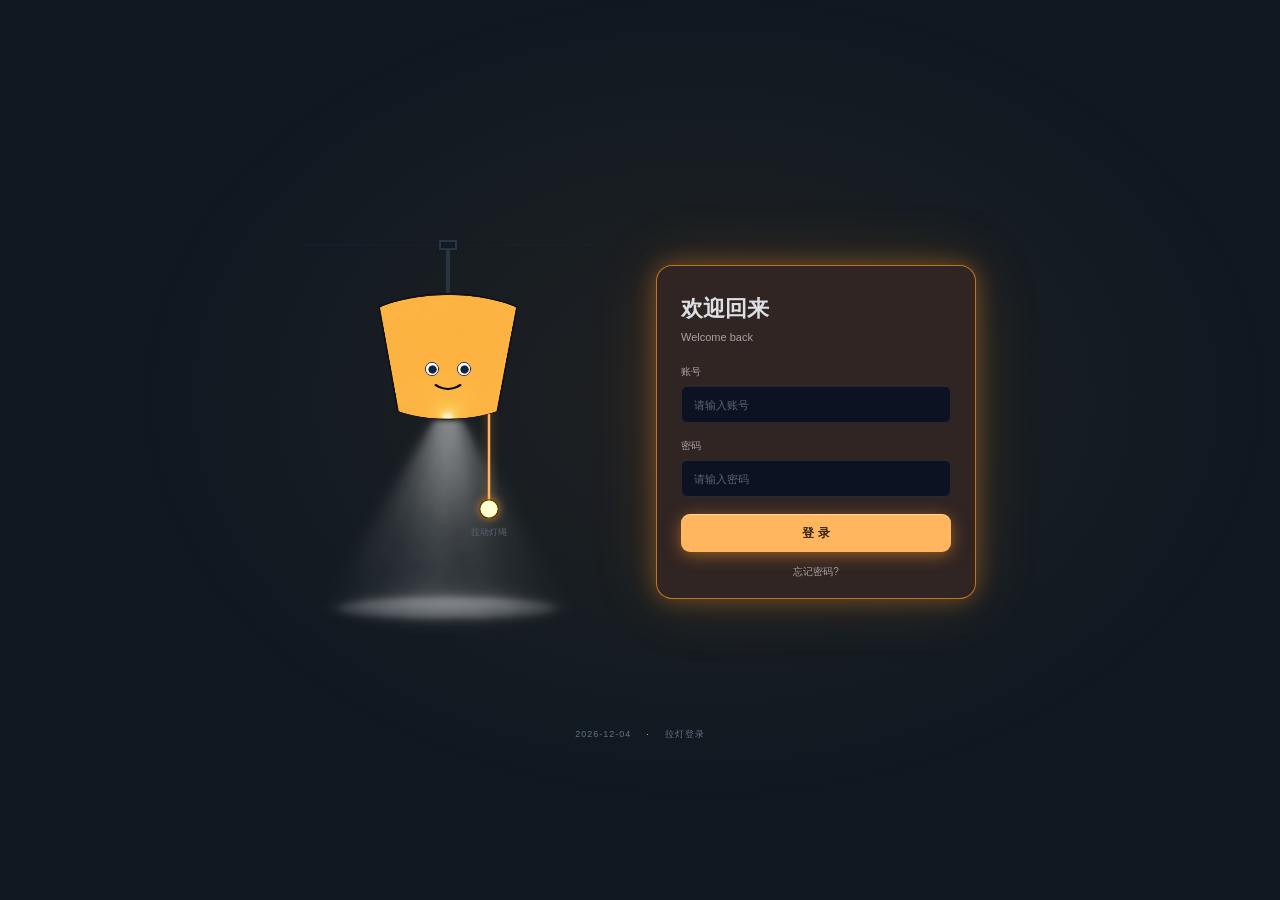
<file: index.html>
<!doctype html>
<html lang="zh-CN" data-theme="warm" data-on="true">
<head>
  <meta charset="UTF-8">
  <meta name="viewport" content="width=device-width,initial-scale=1">
  <title>欢迎回来 · 拉灯登录</title>
  <link rel="stylesheet" href="style.css">
</head>
<body>
  <main class="scene">
    <div class="lamp-stage" aria-label="会跟随鼠标的小灯">
      <svg class="suspension" viewBox="0 0 330 390" aria-hidden="true">
        <!-- Cord elements retained from the original project's SVG. -->
        <line x1="24" y1="24" x2="310" y2="24" stroke="currentColor" stroke-width="1" opacity=".3"/>
        <line x1="166" y1="24" x2="166" y2="83" stroke="currentColor" stroke-width="4"/>
        <rect x="158" y="20" width="16" height="8" fill="#111827" stroke="currentColor" stroke-width="2"/>
      </svg>
      <img class="light-beam" src="assets/light-beam.png" alt="" draggable="false">
      <svg class="cord-svg" viewBox="0 0 330 390" aria-hidden="true">
        <path class="cord" d="M207 178 Q207 228 207 288" fill="none" stroke="currentColor" stroke-width="2.5"/>
      </svg>
      <div class="shade-motion">
        <img class="shade" src="assets/lamp-shade.png" alt="" draggable="false">
        <div class="face" aria-hidden="true">
          <div class="eye"><img class="eyeball" src="assets/eye-white.svg" alt=""><img class="pupil" src="assets/eye-pupil.svg" alt=""><img class="eyebrow" src="assets/minus.svg" alt=""></div>
          <div class="eye"><img class="eyeball" src="assets/eye-white.svg" alt=""><img class="pupil" src="assets/eye-pupil.svg" alt=""><img class="eyebrow" src="assets/minus.svg" alt=""></div>
          <img class="mouth" src="assets/mouth.svg" alt="">
        </div>
      </div>
      <button class="pull-handle" id="pull-handle" aria-label="拉动灯绳，关闭灯光" aria-pressed="true" title="向下拉动，或点击切换灯光">
        <img src="assets/eye-white.svg" alt="" draggable="false">
      </button>
      <p class="pull-hint">拉动灯绳</p>
    </div>
    <section class="login-card" aria-labelledby="welcome-title">
      <h1 id="welcome-title">欢迎回来</h1>
      <p class="subtitle">Welcome back</p>
      <form id="login-form" novalidate>
        <label for="username">账号</label>
        <input id="username" name="username" placeholder="请输入账号" autocomplete="username" required>
        <label for="password">密码</label>
        <input id="password" name="password" type="password" placeholder="请输入密码" autocomplete="current-password" required>
        <button class="login-button" type="submit">登 录</button>
        <button class="forgot-button" type="button">忘记密码?</button>
      </form>
    </section>
  </main>
  <div class="toast" role="status" aria-live="polite"></div>
  <footer><span id="date"></span><span class="footer-dot">·</span><span>拉灯登录</span></footer>
  <script src="lamp.js"></script>
</body>
</html>
</file>
<file: style.css>
* { box-sizing: border-box; }
:root { color-scheme: dark; --accent:#ffb65e; --halo:255,161,51; --card:#302523; --shade-filter:saturate(.75); }
:root[data-theme="cool"] { --accent:#81bffc; --halo:78,151,246; --card:#202c3b; --shade-filter:hue-rotate(165deg) saturate(.5); }
:root[data-theme="rose"] { --accent:#fca798; --halo:249,130,113; --card:#332429; --shade-filter:hue-rotate(325deg) saturate(.57); }
html,body { margin:0; min-height:100%; }
body { min-height:100dvh; display:grid; place-items:center; overflow-x:hidden; color:#dce0e5; background:#101922; font-family:Arial,"PingFang SC","Microsoft YaHei",sans-serif; }
body::before { content:""; position:fixed; inset:0; background:radial-gradient(ellipse at 55% 44%,rgba(var(--halo),.065),transparent 58%); pointer-events:none; transition:opacity .5s; }
.scene { position:relative; width:100%; max-width:1280px; min-height:613px; display:grid; grid-template-columns:330px 320px; gap:44px; align-items:center; justify-content:center; padding:30px; }
.lamp-stage { position:relative; width:330px; height:390px; margin-top:-8px; user-select:none; }
.suspension,.cord-svg { position:absolute; inset:0; width:330px; height:390px; pointer-events:none; color:#293442; }
.cord-svg { color:var(--accent); filter:drop-shadow(0 0 5px rgba(var(--halo),.55)); transition:color .45s; }
.shade-motion { position:absolute; left:88px; top:50px; width:156px; height:178px; transform-origin:50% 25%; will-change:transform; }
.shade { display:block; width:156px; height:178px; filter:var(--shade-filter); transition:filter .5s; }
.face { position:absolute; left:54px; top:98px; width:48px; height:34px; display:flex; justify-content:space-between; transition:opacity .2s; }
.eye { width:18px; height:18px; position:relative; }
.eyeball { position:absolute; inset:0; width:100%; height:100%; }
.pupil { position:absolute; width:9px; height:9px; left:4.5px; top:4.5px; }
.eyebrow { position:absolute; width:17px; height:7px; left:0; top:-7px; opacity:0; transition:opacity .2s; }
.mouth { position:absolute; width:29px; height:14px; left:9px; top:21px; transition:transform .2s; }
.light-beam { position:absolute; width:262px; height:251px; object-fit:fill; left:35px; top:175px; mix-blend-mode:screen; pointer-events:none; opacity:.73; }
.pull-handle { position:absolute; left:193px; top:274px; width:28px; height:28px; border:0; background:transparent; padding:3px; cursor:grab; touch-action:none; color:var(--accent); filter:drop-shadow(0 0 5px rgba(var(--halo),.7)); z-index:3; }
.pull-handle img { width:100%; height:100%; pointer-events:none; filter:sepia(1) saturate(3) var(--shade-filter); }
.pull-handle:active { cursor:grabbing; }
.pull-handle:focus-visible { outline:2px solid var(--accent); outline-offset:5px; border-radius:50%; }
.pull-hint { position:absolute; left:167px; top:305px; width:80px; text-align:center; margin:0; font-size:9px; color:#5a6370; pointer-events:none; }
.login-card { width:320px; padding:30px 24px 18px; background:var(--card); border:1px solid rgba(var(--halo),.7); border-radius:16px; box-shadow:0 0 24px rgba(var(--halo),.27),0 0 65px rgba(var(--halo),.13); transition:opacity .38s,transform .45s,background .45s,border-color .45s,box-shadow .45s,visibility .38s; }
h1 { margin:0 0 8px; font-size:22px; line-height:1.35; font-weight:700; }
.subtitle { margin:0 0 24px; color:#a7a1a1; font-size:11px; }
form label { display:block; font-size:10px; color:#a8a1a2; margin-bottom:7px; }
form input { display:block; width:100%; height:37px; padding:0 12px; background:#0d1223; border:1px solid #222836; border-radius:6px; font:12px inherit; color:#e3e7ed; outline:none; transition:border-color .2s; }
form input::placeholder { color:#586375; font-size:11px; }
form input:focus { border-color:var(--accent); }
form input+label { margin-top:18px; }
.login-button { width:100%; height:38px; margin-top:19px; border:0; border-radius:9px; background:var(--accent); box-shadow:0 3px 16px rgba(var(--halo),.5),inset 0 1px 1px #ffffff70; color:#342419; font-size:12px; font-weight:600; cursor:pointer; transition:background .45s,box-shadow .45s,transform .15s; }
.login-button:hover { box-shadow:0 3px 23px rgba(var(--halo),.65); }
.login-button:active { transform:scale(.985); }
.forgot-button { display:block; margin:12px auto 0; background:none; border:0; color:#aaa1a3; font-size:10px; cursor:pointer; }
.forgot-button:hover { color:var(--accent); }
.toast { position:fixed; top:calc(50% - 255px); left:50%; transform:translate(-50%,-8px); border:1px solid var(--accent); background:var(--card); color:#ece5df; padding:12px 20px; border-radius:9px; font-size:12px; box-shadow:0 0 25px rgba(var(--halo),.3); opacity:0; pointer-events:none; transition:opacity .2s,transform .2s; }
.toast.visible { opacity:1; transform:translate(-50%,0); }
footer { position:fixed; bottom:16px; left:0; width:100%; text-align:center; font-size:9px; letter-spacing:1px; color:#667080; }
.footer-dot { display:inline-block; margin:0 15px; color:var(--accent); }
[data-on="false"] .login-card { opacity:0; visibility:hidden; transform:translateY(10px) scale(.97); pointer-events:none; }
[data-on="false"] .shade { filter:grayscale(1) brightness(.46) contrast(.8); }
[data-on="false"] .face { opacity:0; }
[data-on="false"] .cord-svg { color:#647082; filter:none; }
[data-on="false"] .pull-handle { filter:none; }
[data-on="false"] .pull-handle img { filter:grayscale(1) brightness(.65); }
[data-on="false"] body::before { opacity:0; }
[data-expression="password"] .mouth { transform:scaleX(.7); }
[data-expression="error"] .eyebrow { opacity:1; }
[data-expression="error"] .mouth { transform:rotate(180deg) scale(.65); }
@media (max-width:720px) {
 body { display:block; }
 .scene { min-height:100dvh; display:flex; flex-direction:column; gap:0; padding:12px 22px 55px; }
 .lamp-stage { height:310px; width:330px; flex-shrink:0; transform:scale(.78); transform-origin:center top; margin:0 0 -67px; }
 .login-card { width:min(320px,100%); padding:24px; }
 footer { position:static; padding:0 0 16px; }
 .toast { top:20px; width:max-content; max-width:90vw; }
}
@media (prefers-reduced-motion:reduce) { *,*::before { transition:none!important; animation:none!important; } }

.shade { clip-path:polygon(2.552% 20.893%, 6.506% 19.734%, 10.460% 18.676%, 14.414% 17.718%, 18.368% 16.862%, 22.322% 16.106%, 26.276% 15.451%, 30.230% 14.896%, 34.184% 14.443%, 38.138% 14.090%, 42.092% 13.838%, 46.046% 13.687%, 50.000% 13.636%, 53.954% 13.687%, 57.908% 13.838%, 61.862% 14.090%, 65.816% 14.443%, 69.770% 14.896%, 73.724% 15.451%, 77.678% 16.106%, 81.632% 16.862%, 85.586% 17.718%, 89.540% 18.676%, 93.494% 19.734%, 97.448% 20.893%, 97.448% 21.531%, 84.211% 81.260%, 84.211% 81.659%, 81.343% 82.385%, 78.476% 83.048%, 75.608% 83.647%, 72.741% 84.184%, 69.873% 84.657%, 67.006% 85.068%, 64.138% 85.415%, 61.271% 85.699%, 58.403% 85.920%, 55.536% 86.078%, 52.668% 86.173%, 49.801% 86.204%, 46.933% 86.173%, 44.066% 86.078%, 41.198% 85.920%, 38.331% 85.699%, 35.463% 85.415%, 32.596% 85.068%, 29.728% 84.657%, 26.861% 84.184%, 23.993% 83.647%, 21.126% 83.048%, 18.258% 82.385%, 15.391% 81.659%, 15.311% 81.260%, 2.552% 21.531%); }
/* Refinements measured against the reference's webpage region. */
:root { --shade-filter:saturate(1); }
.lamp-stage { transform:translateY(-30px); }
.shade { width:144px; height:172px; margin-left:6px; }
.face { top:90px; }
.eye { width:16px; height:16px; }
.pupil { left:3.5px; top:3.5px; }
.light-beam { opacity:.47; filter:blur(2px); }
.login-card { position:relative; top:-14px; box-shadow:0 0 24px rgba(var(--halo),.36),0 0 65px rgba(var(--halo),.17); }
form input { font-family:inherit; font-size:12px; }
@media(max-width:720px) { .lamp-stage { transform:scale(.78); } .login-card { top:0; } }
:root { --halo:255,149,38; }
.scene { left:-11px; }
.lamp-stage { transform:none; top:-30px; }
.shade { filter:var(--shade-filter) drop-shadow(1px 0 0 #111723) drop-shadow(-1px 0 0 #111723) drop-shadow(0 -1px 0 #111723); }
.mouth { height:8px; top:23px; }
.login-card { top:-18px; padding-top:28px; }
.subtitle { margin-bottom:22px; }
form input+label { margin-top:16px; }
.login-button { margin-top:17px; }
footer { bottom:max(16px, calc((100dvh - 613px) / 2 + 16px)); }
@media(max-width:720px) {
 .scene { left:0; }
 .lamp-stage { top:0; transform:none; zoom:.78; height:390px; margin:0 0 0; }
 .login-card { top:0; }
}
.shade-motion { filter:drop-shadow(1px 0 0 #0b1019) drop-shadow(-1px 0 0 #0b1019) drop-shadow(0 -1px 0 #0b1019); }
.mouth { width:36px; height:18px; left:6px; top:17px; transform:scaleY(.65); }
[data-expression="password"] .mouth { transform:scaleY(.65) scaleX(.7); }
[data-expression="error"] .mouth { transform:rotate(180deg) scale(.65); }

/* Additional coordinated lamp palettes. */
:root[data-theme="mint"] { --accent:#91e6b3; --halo:91,215,151; --card:#20332c; --shade-filter:hue-rotate(85deg) saturate(0.6); }
:root[data-theme="lavender"] { --accent:#b9a3f7; --halo:155,118,242; --card:#2b263c; --shade-filter:hue-rotate(210deg) saturate(0.65); }
:root[data-theme="pink"] { --accent:#f5a4d2; --halo:236,119,187; --card:#352534; --shade-filter:hue-rotate(275deg) saturate(0.7); }
:root[data-theme="teal"] { --accent:#72dcd4; --halo:54,194,182; --card:#1e3236; --shade-filter:hue-rotate(125deg) saturate(0.65); }
:root[data-theme="lime"] { --accent:#c8e983; --halo:161,206,73; --card:#2b3223; --shade-filter:hue-rotate(45deg) saturate(0.7); }
:root[data-theme="peach"] { --accent:#ffc59c; --halo:255,174,116; --card:#352b26; --shade-filter:hue-rotate(340deg) saturate(0.6); }
:root[data-theme="cherry"] { --accent:#ff959b; --halo:246,99,114; --card:#37232a; --shade-filter:hue-rotate(310deg) saturate(0.95); }
:root[data-theme="gold"] { --accent:#f7df85; --halo:235,198,65; --card:#332f22; --shade-filter:hue-rotate(15deg) saturate(0.7); }
:root[data-theme="ice"] { --accent:#b0e3f4; --halo:131,204,229; --card:#243139; --shade-filter:hue-rotate(145deg) saturate(0.35); }
</file>
